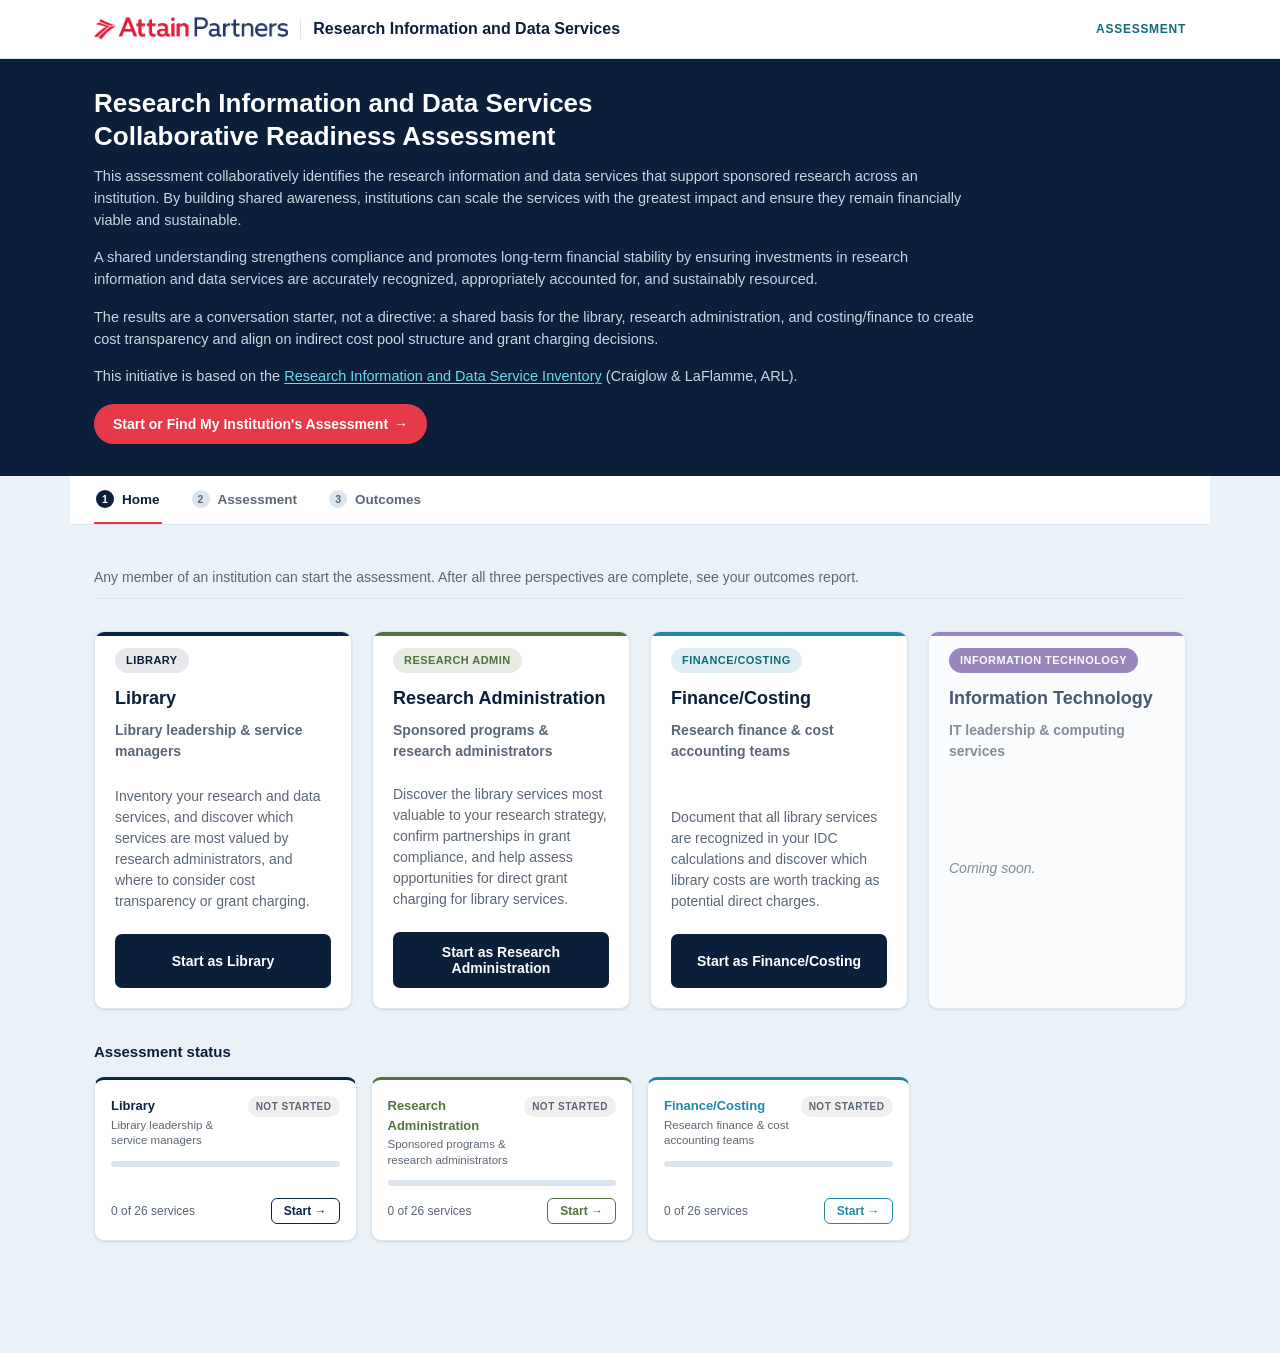
<file: index.html>
<!DOCTYPE html>
<html lang="en">
<head>
<meta charset="UTF-8">
<meta name="viewport" content="width=device-width, initial-scale=1.0">
<title>Research Services Collaborative Readiness Assessment</title>
<link rel="stylesheet" href="css/style.css?v=14">
</head>
<body>

<!-- Print-only header: logo, contact, institution -->
<div class="print-header" id="print-header">
  <img src="assets/attain-partners-logo.png" alt="Attain Partners" class="print-logo">
  <div class="print-header-right">
    <span id="print-institution-name"></span>
    <a href="https://attainpartners.com/contact/" class="print-contact">attainpartners.com/contact</a>
  </div>
</div>

<header class="topbar">
  <div class="topbar-inner">
    <div class="brand">
      <img class="brand-logo" src="assets/attain-partners-logo.png" alt="Attain Partners">
      <span class="brand-divider"></span>
      <span class="brand-text">Research Information and Data Services</span>
    </div>
    <span class="eyebrow-tag">ASSESSMENT</span>
  </div>
</header>

<!-- HERO (per-view) -->
<section class="hero-banner" id="hero-home">
  <div class="hero-banner-inner">
    <div class="hero-copy">
      <h1>Research Information and Data Services<br>Collaborative Readiness Assessment</h1>
      <p class="hero-desc">
        This assessment collaboratively identifies the research information and data services that support sponsored research across an institution. By building shared awareness, institutions can scale the services with the greatest impact and ensure they remain financially viable and sustainable.
      </p>
      <p class="hero-desc">
        A shared understanding strengthens compliance and promotes long-term financial stability by ensuring investments in research information and data services are accurately recognized, appropriately accounted for, and sustainably resourced.
      </p>
      <p class="hero-desc">
        The results are a conversation starter, not a directive: a shared basis for the library, research administration, and costing/finance to create cost transparency and align on indirect cost pool structure and grant charging decisions.
      </p>
      <p class="hero-desc">
        This initiative is based on the <a href="https://figshare.com/articles/online_resource/Research_Information_and_Data_Service_Inventory/32581626/1?file=65289315" target="_blank" rel="noopener" class="hero-link">Research Information and Data Service Inventory</a> (Craiglow &amp; LaFlamme, ARL).
      </p>
      <div class="cta-row">
        <button class="btn btn-cta" id="open-institution-modal-btn">Start or Find My Institution's Assessment <span class="cta-arrow">&rarr;</span></button>
      </div>
    </div>
  </div>
</section>

<nav class="tabnav-bar" id="topnav">
  <button class="tab-link active" data-view="home"><span class="tab-num">1</span>Home</button>
  <button class="tab-link" data-view="assessment"><span class="tab-num">2</span>Assessment</button>
  <button class="tab-link" data-view="results"><span class="tab-num">3</span>Outcomes</button>
</nav>

<div id="institution-banner" class="institution-banner" hidden></div>

<main id="app">

  <!-- HOME / ROLE PICKER -->
  <section class="view" id="view-home">

    <p class="role-instructions">Any member of an institution can start the assessment. After all three perspectives are complete, see your outcomes report.</p>

    <div class="role-grid" id="role-grid">
      <article class="role-card" data-role="library">
        <div class="role-card-bar" style="background:#0B2545"></div>
        <span class="pill-badge pill-navy">LIBRARY</span>
        <h2>Library</h2>
        <p class="role-card-sub">Library leadership &amp; service managers</p>
        <p>Inventory your research and data services, and discover which services are most valued by research administrators, and where to consider cost transparency or grant charging.</p>
        <button class="btn btn-primary" data-start="library">Start as Library</button>
      </article>
      <article class="role-card" data-role="admin">
        <div class="role-card-bar" style="background:#52733E"></div>
        <span class="pill-badge pill-green">RESEARCH ADMIN</span>
        <h2>Research Administration</h2>
        <p class="role-card-sub">Sponsored programs &amp; research administrators</p>
        <p>Discover the library services most valuable to your research strategy, confirm partnerships in grant compliance, and help assess opportunities for direct grant charging for library services.</p>
        <button class="btn btn-primary" data-start="admin">Start as Research Administration</button>
      </article>
      <article class="role-card" data-role="costing">
        <div class="role-card-bar" style="background:#1F87A6"></div>
        <span class="pill-badge pill-teal">FINANCE/COSTING</span>
        <h2>Finance/Costing</h2>
        <p class="role-card-sub">Research finance &amp; cost accounting teams</p>
        <p>Document that all library services are recognized in your IDC calculations and discover which library costs are worth tracking as potential direct charges.</p>
        <button class="btn btn-primary" data-start="costing">Start as Finance/Costing</button>
      </article>
      <article class="role-card role-card-coming-soon" data-role="it">
        <div class="role-card-bar" style="background:#7B5EA7"></div>
        <span class="pill-badge" style="background:#7B5EA7;color:#fff">INFORMATION TECHNOLOGY</span>
        <h2>Information Technology</h2>
        <p class="role-card-sub">IT leadership &amp; computing services</p>
        <p class="coming-soon-text">Coming soon.</p>
      </article>
    </div>

    <div class="progress-summary" id="progress-summary"></div>

    <div id="share-box" hidden>
      <input type="file" id="import-input" accept="application/json" hidden>
      <button id="export-btn" hidden></button>
      <button id="reset-btn" hidden></button>
    </div>
  </section>

  <!-- ASSESSMENT -->
  <section class="view" id="view-assessment" hidden>
    <div class="assessment-header">
      <button class="btn btn-text" id="back-home">&larr; Back</button>
      <div>
        <h2 id="assessment-role-title">Assessment</h2>
        <p id="assessment-role-sub"></p>
      </div>
      <div class="progress-pill" id="assessment-progress" style="display:none">0 / 20</div>
    </div>
    <div id="category-list"></div>

    <div class="whatsnext-box" id="whatsnext-box">
      <h3>What's next?</h3>
      <p>You can keep going, check the combined outcomes so far, or bring in your counterpart on the other two teams.</p>
      <div class="whatsnext-actions">
        <button class="btn btn-secondary" data-goto="home">Continue / start another role</button>
        <button class="btn btn-secondary" data-goto="results">See progress &amp; outcomes</button>
      </div>
      <div class="share-link-row">
        <p class="share-link-label">Send this link to a colleague on a <strong>different device</strong> — it carries all current answers so they can add their section. To share just the institution entry link (no data), use the "Start or Find My Institution's Assessment" button.</p>
        <div class="share-link-controls">
          <input type="text" id="share-link-input" readonly placeholder="Click &quot;Get link&quot; to generate a shareable link">
          <button class="btn btn-secondary" id="gen-link-btn">Get link</button>
          <button class="btn btn-secondary" id="copy-link-btn">Copy</button>
          <a class="btn btn-text" id="email-link-btn" href="#">Email link</a>
        </div>
      </div>
    </div>
  </section>

  <!-- RESULTS -->
  <section class="view" id="view-results" hidden>
    <p class="eyebrow">YOUR RESULTS</p>
    <div class="results-header">
      <h2>Outcomes at a glance</h2>
      <p>Outcomes update automatically as more roles complete the assessment.</p>
    </div>
    <div class="results-grid">
      <div class="outcome-card" id="outcome-expand">
        <h3>Most Valuable Library Services</h3>
        <p class="outcome-desc">Services the library offers that research administration recognizes as particularly valuable.</p>
        <div class="outcome-body"></div>
      </div>
      <div class="outcome-card" id="outcome-transparency">
        <h3>Most Potential to Model Cost Transparency or Track Costs</h3>
        <p class="outcome-desc">Service costs that the library can potentially isolate, research administrators value, and costing teams could potentially move from Indirect to direct costs.</p>
        <div class="outcome-body"></div>
      </div>
    </div>
    <div class="outcome-card outcome-card-wide" id="outcome-threshold">
      <h3>Service Center Threshold</h3>
      <p class="outcome-desc">Does the institution have a threshold for moving a library service from the IDC cost pool to direct charging?</p>
      <div class="outcome-body"></div>
    </div>
    <div class="outcome-card outcome-card-wide" id="outcome-learnmore">
      <h3>Services Teams Want to Learn More About</h3>
      <p class="outcome-desc">Services flagged by research administration or institutional finance/costing as services they'd like to learn more about.</p>
      <div class="outcome-body"></div>
    </div>
    <div class="results-detail" id="results-detail"></div>

    <div class="cta-banner">
      <div class="cta-banner-copy">
        <p class="cta-banner-kicker">NEXT STEP</p>
        <h3>Bring these outcomes to your next cost-recovery conversation</h3>
        <p>Export this view to use as a conversation starter with your unit and university partners.</p>
      </div>
      <button class="btn btn-cta" id="export-btn-results">Export as PDF <span class="cta-arrow">&rarr;</span></button>
    </div>
  </section>

</main>

<!-- Institution URL modal -->
<div id="institution-modal" class="modal-overlay" hidden>
  <div class="modal-box">
    <div class="modal-header">
      <h3 class="modal-title">Start or Find Your Institution's Assessment</h3>
      <button class="modal-close" id="modal-close-btn" aria-label="Close">&times;</button>
    </div>
    <p class="modal-desc">Select your institution to open its unique assessment page. Any progress already saved on this device will be restored. Share the link with colleagues so they can open the same institution's assessment.</p>
    <label class="modal-label" for="institution-select">Institution</label>
    <select id="institution-select" class="modal-select">
      <option value="">— Select an institution —</option>
      <option>Test</option>
      <option>Arizona State University</option>
      <option>Brown University</option>
      <option>Cold Spring Harbor Laboratory</option>
      <option>Colorado State University</option>
      <option>Cornell University</option>
      <option>Duke University</option>
      <option>George Mason University</option>
      <option>Johns Hopkins University</option>
      <option>Massachusetts Institute of Technology</option>
      <option>New York University</option>
      <option>Texas State University</option>
      <option>University at Buffalo</option>
      <option>University of Alabama</option>
      <option>University of Arizona</option>
      <option>University of California Riverside</option>
      <option>University of California, Davis</option>
      <option>University of California, Los Angeles</option>
      <option>University of California, Santa Barbara</option>
      <option>University of Connecticut</option>
      <option>University of Delaware</option>
      <option>University of Florida</option>
      <option>University of Hawai&#x02BB;i</option>
      <option>University of Iowa</option>
      <option>University of Kentucky</option>
      <option>University of Minnesota</option>
      <option>University of Nebraska-Lincoln</option>
      <option>University of Nevada, Las Vegas</option>
      <option>University of Rochester</option>
      <option>University of South Carolina</option>
      <option>University of Utah</option>
      <option>University of Wisconsin-Madison</option>
      <option>Van Andel Institute</option>
      <option>Virginia Tech</option>
      <option>Washington University in St. Louis</option>
      <option>Yale University</option>
    </select>
    <div id="modal-url-section" hidden>
      <label class="modal-label">Your institution's assessment link</label>
      <div class="modal-url-row">
        <input type="text" id="modal-url-input" class="modal-url-input" readonly>
        <button class="btn btn-secondary" id="modal-copy-btn">Copy</button>
        <a class="btn btn-text" id="modal-email-btn" href="#">Email</a>
      </div>
      <p class="modal-copied" id="modal-copied" hidden>Copied to clipboard!</p>
    </div>
    <div class="modal-actions">
      <button class="btn btn-primary" id="modal-generate-btn">Go to Assessment</button>
      <button class="btn btn-text" id="modal-cancel-btn">Cancel</button>
    </div>
  </div>
</div>

<script src="data/inventory.js"></script>
<script src="data/roles.js"></script>
<script src="js/app.js"></script>
</body>
</html>
</file>
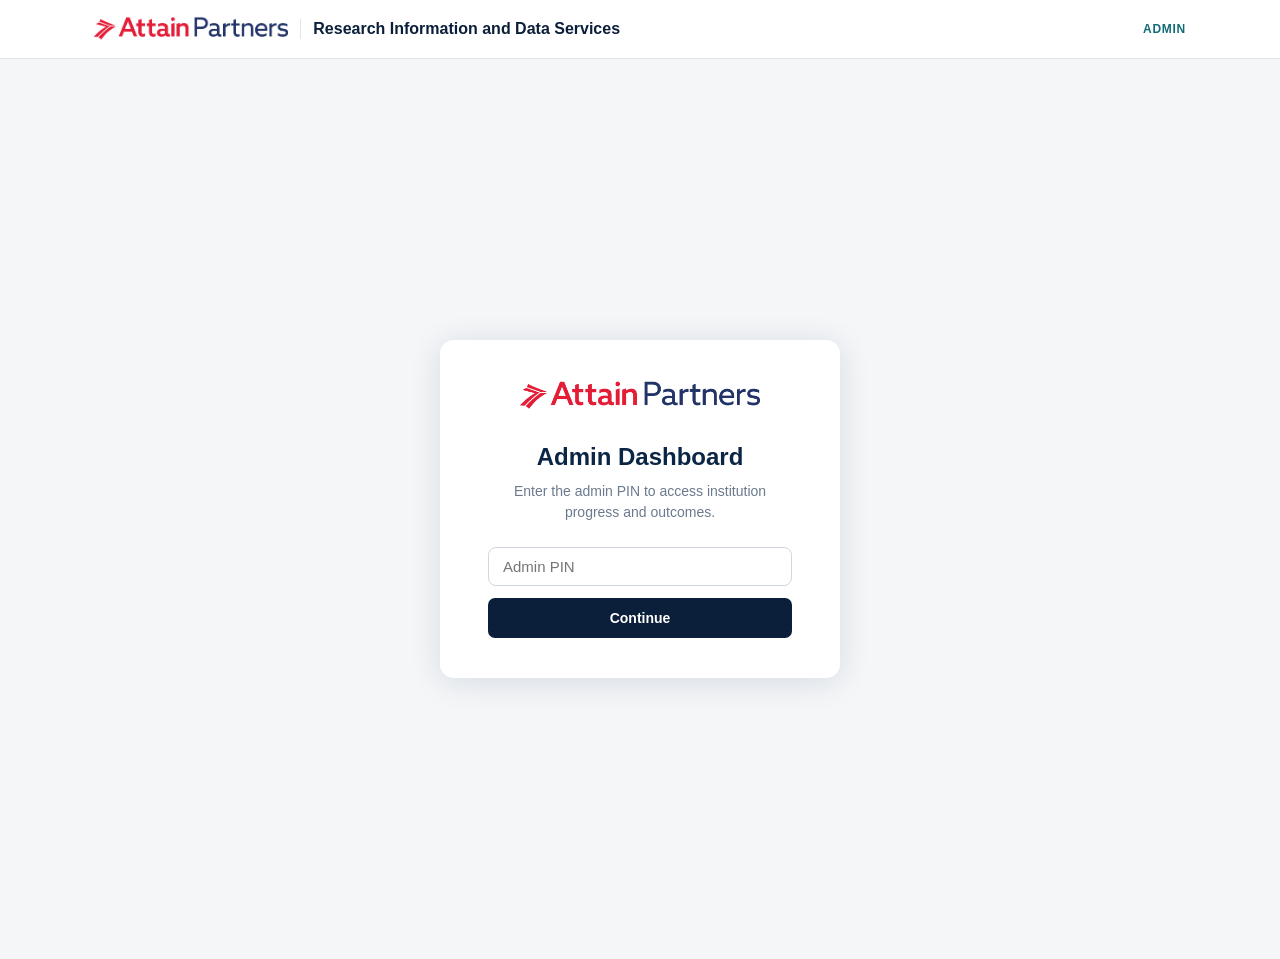
<file: admin.html>
<!DOCTYPE html>
<html lang="en">
<head>
<meta charset="UTF-8">
<meta name="viewport" content="width=device-width, initial-scale=1.0">
<title>Admin — Research Services Assessment</title>
<link rel="stylesheet" href="css/style.css">
<style>
/* Ensure hidden attribute works even when CSS sets display */
#gate[hidden], #admin-app[hidden], #outcomes-view[hidden] { display: none !important; }

/* ---- Admin gate ---- */
.admin-gate {
  min-height: 100vh; display: flex; align-items: center; justify-content: center;
  background: var(--bg-alt, #f4f6f8);
}
.admin-gate-box {
  background: #fff; border-radius: 14px; padding: 40px 48px; box-shadow: 0 4px 32px rgba(11,37,69,.12);
  max-width: 400px; width: 100%; text-align: center;
}
.admin-gate-box h2 { margin: 0 0 6px; color: #0B2545; }
.admin-gate-box p { color: #6b7a8d; font-size: 14px; margin: 0 0 24px; }
.admin-gate-input {
  width: 100%; box-sizing: border-box; padding: 10px 14px; border: 1.5px solid #d0d7df;
  border-radius: 8px; font-size: 15px; margin-bottom: 12px; outline: none;
}
.admin-gate-input:focus { border-color: #0B2545; }
.admin-gate-error { color: #E6394A; font-size: 13px; margin: 0 0 10px; }
.admin-gate-logo { height: 32px; margin-bottom: 20px; }

/* ---- Admin layout ---- */
.admin-topbar-tag { font-size: 11px; font-weight: 700; letter-spacing: .1em; color: #fff; opacity: .7; }
#admin-app { max-width: 1100px; margin: 0 auto; padding: 32px 24px 80px; }

/* ---- Section headers ---- */
.admin-section-title {
  font-size: 11px; font-weight: 700; letter-spacing: .08em; text-transform: uppercase;
  color: #6b7a8d; margin: 0 0 14px;
}

/* ---- Import panel ---- */
.import-panel {
  background: #fff; border: 1.5px solid #e2e8f0; border-radius: 12px;
  padding: 24px; margin-bottom: 36px;
}
.import-panel h2 { margin: 0 0 4px; font-size: 17px; color: #0B2545; }
.import-panel > p { margin: 0 0 18px; font-size: 14px; color: #6b7a8d; }
.import-row { display: flex; gap: 10px; flex-wrap: wrap; align-items: flex-start; margin-bottom: 12px; }
.import-url-input {
  flex: 1; min-width: 260px; padding: 9px 13px; border: 1.5px solid #d0d7df;
  border-radius: 8px; font-size: 14px; outline: none;
}
.import-url-input:focus { border-color: #0B2545; }
.import-name-input {
  width: 220px; padding: 9px 13px; border: 1.5px solid #d0d7df;
  border-radius: 8px; font-size: 14px; outline: none;
}
.import-name-input:focus { border-color: #0B2545; }
.import-divider { text-align: center; color: #b0bac5; font-size: 13px; margin: 4px 0 12px; }
.import-file-row { display: flex; align-items: center; gap: 12px; }
.import-msg { font-size: 13px; margin-top: 8px; }
.import-msg-ok { color: #52733E; }
.import-msg-err { color: #E6394A; }

/* ---- Institution grid ---- */
.institution-grid {
  display: grid; grid-template-columns: repeat(auto-fill, minmax(300px, 1fr)); gap: 16px;
}
.inst-card {
  background: #fff; border: 1.5px solid #e2e8f0; border-radius: 12px; padding: 20px;
  display: flex; flex-direction: column; gap: 12px;
}
.inst-card-name { font-size: 16px; font-weight: 700; color: #0B2545; margin: 0; }
.inst-card-date { font-size: 12px; color: #9aa5b1; margin: 0; }
.inst-progress-rows { display: flex; flex-direction: column; gap: 8px; }
.inst-prog-row { display: flex; align-items: center; gap: 10px; }
.inst-prog-label { font-size: 12px; font-weight: 600; color: #6b7a8d; width: 130px; flex-shrink: 0; }
.inst-prog-track {
  flex: 1; height: 7px; background: #e8edf2; border-radius: 4px; overflow: hidden;
}
.inst-prog-fill { height: 100%; border-radius: 4px; transition: width .3s; }
.inst-prog-count { font-size: 11px; color: #9aa5b1; width: 44px; text-align: right; flex-shrink: 0; }
.inst-card-actions { display: flex; gap: 8px; margin-top: 4px; }
.inst-delete-btn { margin-left: auto; background: none; border: none; cursor: pointer; color: #b0bac5; font-size: 18px; padding: 0 4px; }
.inst-delete-btn:hover { color: #E6394A; }

/* ---- Institution selector ---- */
.inst-select-dropdown {
  width: 100%; max-width: 480px; padding: 10px 14px; border: 1.5px solid #d0d7df;
  border-radius: 8px; font-size: 15px; outline: none; background: #fff;
}
.inst-select-dropdown:focus { border-color: #0B2545; }
.inst-selector-row { margin-bottom: 20px; }

/* ---- Institution status card ---- */
.inst-status-card {
  background: #fff; border: 1.5px solid #e2e8f0; border-radius: 12px;
  padding: 24px; max-width: 520px; display: flex; flex-direction: column; gap: 16px;
  margin-top: 4px;
}
.inst-status-header { display: flex; align-items: flex-start; justify-content: space-between; }
.inst-status-actions { display: flex; gap: 10px; flex-wrap: wrap; }

/* ---- Outcomes view ---- */
#outcomes-view { max-width: 1100px; margin: 0 auto; padding: 24px 24px 80px; }
.outcomes-back-bar {
  display: flex; align-items: center; gap: 14px; margin-bottom: 28px;
  padding-bottom: 18px; border-bottom: 1.5px solid #e2e8f0;
}
.outcomes-inst-name { font-size: 22px; font-weight: 700; color: #0B2545; margin: 0; }
.outcomes-inst-sub { font-size: 13px; color: #6b7a8d; margin: 2px 0 0; }

/* ---- Print ---- */
@media print {
  .topbar, .outcomes-back-bar .btn, #admin-app, .admin-gate { display: none !important; }
  #outcomes-view { padding: 0; }
  .outcomes-back-bar { border: none; }
}
</style>
</head>
<body>

<header class="topbar">
  <div class="topbar-inner">
    <div class="brand">
      <img class="brand-logo" src="assets/attain-partners-logo.png" alt="Attain Partners">
      <span class="brand-divider"></span>
      <span class="brand-text">Research Information and Data Services</span>
    </div>
    <span class="eyebrow-tag">ADMIN</span>
  </div>
</header>

<!-- PIN gate -->
<div id="gate" class="admin-gate" hidden>
  <div class="admin-gate-box">
    <img src="assets/attain-partners-logo.png" alt="Attain Partners" class="admin-gate-logo">
    <h2>Admin Dashboard</h2>
    <p>Enter the admin PIN to access institution progress and outcomes.</p>
    <input type="password" id="pin-input" class="admin-gate-input" placeholder="Admin PIN" autocomplete="current-password">
    <p id="pin-error" class="admin-gate-error" hidden>Incorrect PIN. Please try again.</p>
    <button class="btn btn-primary" id="pin-btn" style="width:100%">Continue</button>
  </div>
</div>

<!-- Admin dashboard -->
<div id="admin-app" hidden>
  <div class="import-panel">
    <h2>Import Institution Data</h2>
    <p>Paste a share link generated from the assessment, or upload a JSON export. Data is merged automatically — you can import multiple links for the same institution as each team completes their section.</p>

    <div class="import-row">
      <input type="text" id="import-url" class="import-url-input" placeholder="Paste share link (…#share=…&institution=…)">
      <input type="text" id="import-name" class="import-name-input" placeholder="Institution name (if not in link)">
      <button class="btn btn-primary" id="import-url-btn">Import</button>
    </div>

    <div class="import-divider">— or upload a JSON export —</div>
    <div class="import-file-row">
      <input type="file" id="import-file" accept="application/json" hidden>
      <input type="text" id="import-file-name" class="import-name-input" placeholder="Institution name (required)">
      <button class="btn btn-secondary" id="import-file-btn">Choose JSON file…</button>
    </div>
    <p id="import-msg" class="import-msg" hidden></p>
  </div>

  <div class="inst-selector-row">
    <label class="admin-section-title" for="inst-select" style="display:block;margin-bottom:8px" id="inst-count-label">Institutions</label>
    <select id="inst-select" class="inst-select-dropdown">
      <option value="">— Select an institution —</option>
    </select>
  </div>
  <div id="inst-status-panel" hidden></div>
</div>

<!-- Outcomes view (per institution) -->
<div id="outcomes-view" hidden>
  <div class="outcomes-back-bar">
    <button class="btn btn-text" id="outcomes-back">&larr; All Institutions</button>
    <div>
      <p class="outcomes-inst-name" id="outcomes-inst-name"></p>
      <p class="outcomes-inst-sub" id="outcomes-inst-sub"></p>
    </div>
    <button class="btn btn-cta" id="outcomes-print-btn" style="margin-left:auto">Export as PDF <span class="cta-arrow">&rarr;</span></button>
  </div>

  <div class="results-grid">
    <div class="outcome-card" id="oc-expand">
      <h3>Most Valuable Library Services</h3>
      <p class="outcome-desc">Services the library offers that research administration recognizes as particularly valuable.</p>
      <div class="outcome-body"></div>
    </div>
    <div class="outcome-card" id="oc-transparency">
      <h3>Most Potential to Model Cost Transparency or Track Costs</h3>
      <p class="outcome-desc">Service costs that the library can potentially isolate, research administrators value, and costing teams could potentially move from Indirect to direct costs.</p>
      <div class="outcome-body"></div>
    </div>
  </div>
  <div class="outcome-card outcome-card-wide" id="oc-threshold">
    <h3>Service Center Threshold</h3>
    <p class="outcome-desc">Does the institution have a threshold for moving a library service from the IDC cost pool to direct charging?</p>
    <div class="outcome-body"></div>
  </div>
  <div class="outcome-card outcome-card-wide" id="oc-learnmore">
    <h3>Services Teams Want to Learn More About</h3>
    <p class="outcome-desc">Services flagged by research administration or institutional finance/costing as services they'd like to learn more about.</p>
    <div class="outcome-body"></div>
  </div>
  <div id="oc-detail"></div>
</div>

<script src="data/inventory.js"></script>
<script src="data/roles.js"></script>
<script src="js/admin.js"></script>
</body>
</html>
</file>
<file: css/style.css>
/* ===========================================================
   Theme — matches the Attain Partners assessment visual system
   (white header, navy hero, numbered tab strip, light blue-gray
   canvas, red CTA accent, gold/green/teal level coloring).
   =========================================================== */
:root {
  --navy: #0B1F3A;
  --navy-deep: #0A1A30;
  --navy-light: #1B3158;
  --red: #E6394A;
  --red-dark: #C92C3C;
  --teal: #1F87A6;
  --teal-dark: #136B77;
  --green: #52733E;
  --gold: #C9941F;
  --bg: #EAF1F7;
  --card-bg: #FFFFFF;
  --border: #DCE5EE;
  --text: #1B2430;
  --text-muted: #5B6776;
  --radius: 10px;
  --shadow: 0 1px 3px rgba(11, 31, 58, 0.08), 0 1px 2px rgba(11, 31, 58, 0.06);
}

* { box-sizing: border-box; }
html, body { margin: 0; padding: 0; }
body {
  font-family: -apple-system, "Segoe UI", Roboto, Helvetica, Arial, sans-serif;
  background: var(--bg);
  color: var(--text);
  line-height: 1.5;
}

/* ---------- top header (white) ---------- */
.topbar {
  background: #fff;
  border-bottom: 1px solid var(--border);
}
.topbar-inner {
  max-width: 1140px;
  margin: 0 auto;
  display: flex;
  align-items: center;
  justify-content: space-between;
  padding: 16px 24px;
}
.brand { display: flex; align-items: center; gap: 12px; font-weight: 700; color: var(--navy); font-size: 16px; }
.brand-logo { height: 26px; display: block; }
.brand-divider { width: 1px; height: 20px; background: var(--border); display: inline-block; }
.eyebrow-tag {
  font-size: 12px; font-weight: 700; letter-spacing: .06em;
  color: var(--teal-dark); text-transform: uppercase;
}

/* ---------- hero banner (navy) ---------- */
.hero-banner { background: var(--navy); color: #fff; }
.hero-banner[hidden] { display: none; }
.hero-banner-inner {
  max-width: 1140px; margin: 0 auto; padding: 28px 24px 32px;
}
.hero-copy h1 { font-size: 26px; margin: 0 0 14px; line-height: 1.25; }
.hero-desc { color: #C9D4E2; font-size: 14.5px; margin: 0 0 16px; max-width: 880px; }

.pill-badge {
  display: inline-block; font-size: 11px; font-weight: 700; letter-spacing: .04em;
  padding: 4px 11px; border-radius: 999px; text-transform: uppercase;
}
.pill-teal { background: rgba(31,135,166,0.18); color: #6FD7EE; }
.pill-navy { background: rgba(255,255,255,0.14); color: #fff; }
.pill-green { background: rgba(82,115,62,0.22); color: #9CD37B; }

.cta-row { display: flex; gap: 12px; flex-wrap: wrap; }

.info-box {
  background: rgba(255,255,255,0.06); border: 1px solid rgba(255,255,255,0.14);
  border-radius: var(--radius); padding: 20px 22px; align-self: start;
}
.info-box-title { margin: 0 0 12px; font-size: 11.5px; font-weight: 700; letter-spacing: .06em; color: #6FD7EE; }
.info-box-list { margin: 0; padding: 0; list-style: none; display: flex; flex-direction: column; gap: 10px; }
.info-box-list li {
  font-size: 13px; color: #DCE6F0; padding-left: 20px; position: relative;
}
.info-box-list li::before {
  content: "✓"; position: absolute; left: 0; top: 0; color: #6FD7EE; font-weight: 700;
}

/* ---------- tab strip ---------- */
.tabnav-bar {
  background: #fff; border-bottom: 1px solid var(--border);
  display: flex; gap: 28px; max-width: 1140px; margin: 0 auto; padding: 0 24px;
}
.tab-link {
  background: none; border: none; border-bottom: 2px solid transparent;
  color: var(--text-muted); font-size: 13.5px; font-weight: 600;
  padding: 14px 2px; cursor: pointer; display: flex; align-items: center; gap: 8px;
  transition: color .15s, border-color .15s;
}
.tab-link:hover { color: var(--navy); }
.tab-link.active { color: var(--navy); border-bottom-color: var(--red); }
.tab-num {
  width: 18px; height: 18px; border-radius: 50%; background: var(--border);
  color: var(--text-muted); font-size: 10.5px; font-weight: 700;
  display: inline-flex; align-items: center; justify-content: center;
}
.tab-link.active .tab-num { background: var(--navy); color: #fff; }

/* ---------- layout ---------- */
#app { max-width: 1140px; margin: 0 auto; padding: 32px 24px 80px; }
.view[hidden] { display: none; }

.eyebrow { font-size: 12px; font-weight: 700; letter-spacing: .06em; color: var(--red); text-transform: uppercase; margin: 0 0 6px; }

/* ---------- institution banner ---------- */
.institution-banner {
  background: var(--navy); color: #AEC0D6; font-size: 13px; font-weight: 600;
  text-align: center; padding: 7px 24px; letter-spacing: .02em;
}
.institution-banner[hidden] { display: none; }

/* ---------- role instructions ---------- */
.role-instructions {
  font-size: 14px; color: var(--text-muted); margin: 0 0 4px;
  padding: 10px 0; border-bottom: 1px solid var(--border);
}

/* ---------- modal ---------- */
body.modal-open { overflow: hidden; }
.modal-overlay {
  position: fixed; inset: 0; z-index: 1000;
  background: rgba(11,31,58,.55); backdrop-filter: blur(2px);
  display: flex; align-items: center; justify-content: center; padding: 24px;
}
.modal-overlay[hidden] { display: none; }
.modal-box {
  background: var(--card-bg); border-radius: 12px; padding: 28px 30px;
  width: 100%; max-width: 520px; box-shadow: 0 8px 32px rgba(11,31,58,.24);
}
.modal-header { display: flex; align-items: center; justify-content: space-between; margin-bottom: 12px; }
.modal-title { margin: 0; font-size: 18px; font-weight: 700; color: var(--navy); }
.modal-close {
  background: none; border: none; font-size: 22px; cursor: pointer;
  color: var(--text-muted); line-height: 1; padding: 2px 6px;
}
.modal-close:hover { color: var(--navy); }
.modal-desc { font-size: 14px; color: var(--text-muted); margin: 0 0 18px; line-height: 1.5; }
.modal-label { display: block; font-size: 12px; font-weight: 700; text-transform: uppercase; letter-spacing: .05em; color: var(--text-muted); margin-bottom: 6px; }
.modal-select {
  width: 100%; padding: 10px 12px; border: 1px solid var(--border); border-radius: 8px;
  font-size: 14px; color: var(--text); background: var(--card-bg); margin-bottom: 20px;
  appearance: auto;
}
.modal-select:focus { outline: 2px solid var(--teal); }
.modal-url-row { display: flex; gap: 8px; flex-wrap: wrap; margin-bottom: 6px; }
.modal-url-input {
  flex: 1; min-width: 0; padding: 9px 12px; border: 1px solid var(--border);
  border-radius: 8px; font-size: 13px; background: var(--bg); color: var(--text);
}
.modal-copied { font-size: 12px; color: var(--green); font-weight: 600; margin: 0 0 12px; }
.modal-actions { display: flex; gap: 10px; align-items: center; margin-top: 8px; }

/* ---------- role cards ---------- */
.role-grid {
  display: grid;
  grid-template-columns: repeat(4, minmax(0, 1fr));
  gap: 20px;
  margin: 32px 0;
}
@media (max-width: 700px) {
  .role-grid { grid-template-columns: 1fr; }
}
.role-card {
  background: var(--card-bg);
  border: 1px solid var(--border);
  border-radius: var(--radius);
  box-shadow: var(--shadow);
  overflow: hidden;
  padding: 20px;
  display: flex;
  flex-direction: column;
  gap: 8px;
  min-width: 0;
}
.role-card-bar { height: 4px; margin: -20px -20px 4px; }
.role-card .pill-badge { align-self: flex-start; }
.role-card h2 { margin: 4px 0 0; font-size: 18px; color: var(--navy); }
.role-card-sub { margin: 0; font-size: 13px; color: var(--text-muted); font-weight: 600; }
.role-card p { font-size: 14px; color: var(--text-muted); flex: 1; }
.role-card .btn-primary { display: flex; width: 100%; text-align: center; margin-top: auto; min-height: 54px; align-items: center; justify-content: center; }
.role-card[data-role="library"] .pill-badge { background: rgba(11,37,69,0.1); color: var(--navy); }
.role-card[data-role="admin"] .pill-badge { background: rgba(82,115,62,0.14); color: var(--green); }
.role-card[data-role="costing"] .pill-badge { background: rgba(31,135,166,0.14); color: var(--teal-dark); }
.role-card-coming-soon { opacity: .72; }
.role-card-coming-soon .coming-soon-text { font-style: italic; color: var(--text-muted); flex: 1; }

/* ---------- buttons ---------- */
.btn {
  font-size: 14px; font-weight: 700; border-radius: 999px;
  padding: 11px 18px; cursor: pointer; border: 1px solid transparent;
  display: inline-flex; align-items: center; justify-content: center;
  gap: 6px; text-decoration: none;
}
.btn-cta { background: var(--red); color: #fff; }
.btn-cta:hover { background: var(--red-dark); }
.cta-arrow { display: inline-flex; }
.btn-outline-light { background: transparent; color: #fff; border-color: rgba(255,255,255,0.4); }
.btn-outline-light:hover { background: rgba(255,255,255,0.08); }
.btn-primary { background: var(--navy); color: #fff; border-radius: 7px; }
.btn-primary:hover { background: var(--navy-light); }
.btn-secondary { background: #fff; color: var(--navy); border-color: var(--border); border-radius: 7px; }
.btn-secondary:hover { background: #EEF2F6; }
.btn-text { background: none; border: none; color: var(--text-muted); font-weight: 500; border-radius: 7px; }
.btn-text:hover { color: var(--navy); }
.file-btn { position: relative; }

/* ---------- progress summary (home) ---------- */
.progress-summary { margin-bottom: 32px; }
.progress-summary-title { margin: 0 0 14px; font-size: 15px; font-weight: 700; color: var(--navy); }
.progress-cards { display: grid; grid-template-columns: repeat(4, minmax(0, 1fr)); gap: 14px; }
.progress-card {
  background: var(--card-bg); border: 1px solid var(--border); border-top: 3px solid var(--border);
  border-radius: var(--radius); padding: 16px; box-shadow: var(--shadow);
  display: flex; flex-direction: column;
}
.progress-card-foot { margin-top: auto; }
.progress-card-empty { background: none; border: none; box-shadow: none; }
.progress-card-top { display: flex; justify-content: space-between; align-items: flex-start; gap: 10px; margin-bottom: 12px; }
.progress-card-role { margin: 0 0 2px; font-size: 13px; font-weight: 700; }
.progress-card-sub { margin: 0; font-size: 11.5px; color: var(--text-muted); line-height: 1.35; }
.progress-status-badge {
  font-size: 10px; font-weight: 700; letter-spacing: .05em; text-transform: uppercase;
  padding: 3px 8px; border-radius: 999px; white-space: nowrap; flex-shrink: 0;
}
.status-not-started { background: #f0f0f0; color: var(--text-muted); }
.status-progress { background: #FFF3D6; color: #8a5f00; }
.status-complete { background: #E3F5ED; color: #1a6e3e; }
.progress-track { height: 6px; background: var(--border); border-radius: 6px; overflow: hidden; margin-bottom: 12px; }
.progress-fill { height: 100%; border-radius: 6px; transition: width .3s; }
.progress-card-foot { display: flex; justify-content: space-between; align-items: center; }
.progress-count { font-size: 12px; color: var(--text-muted); }
.btn-sm {
  font-size: 12px; font-weight: 600; padding: 5px 12px; border-radius: 6px;
  background: transparent; border: 1.5px solid; cursor: pointer; transition: background .15s;
}
.btn-sm:hover { background: var(--bg); }

/* ---------- share box ---------- */
.share-box {
  background: #fff; border: 1px solid var(--border); border-radius: var(--radius); padding: 20px 24px;
}
.share-box h3 { margin: 0 0 6px; font-size: 15px; color: var(--navy); }
.share-box p { margin: 0 0 14px; font-size: 14px; color: var(--text-muted); }
.share-actions { display: flex; gap: 10px; flex-wrap: wrap; }

/* ---------- assessment ---------- */
.assessment-header {
  display: flex; align-items: center; gap: 20px; margin-bottom: 24px;
}
.assessment-header h2 { margin: 0; color: var(--navy); font-size: 20px; }
.assessment-header p { margin: 2px 0 0; color: var(--text-muted); font-size: 13px; }
.progress-pill {
  margin-left: auto; background: var(--navy); color: #fff; font-size: 13px;
  font-weight: 700; padding: 6px 14px; border-radius: 999px;
}

.cat-section {
  background: var(--card-bg); border: 1px solid var(--border);
  border-radius: var(--radius); margin-bottom: 14px; overflow: hidden;
}
.cat-head {
  width: 100%; text-align: left; background: #fff; border: none;
  border-left: 5px solid; padding: 14px 18px; font-size: 15px; font-weight: 700;
  color: var(--navy); cursor: pointer; display: flex; justify-content: space-between;
}
.cat-count { font-size: 12px; font-weight: 600; color: var(--text-muted); }
.cat-body { display: none; padding: 4px 18px 16px; }
.cat-section.open .cat-body { display: block; }

.item-card { padding: 16px 0; border-top: 1px solid var(--border); }
.cat-body .item-card:first-child { border-top: none; }
.item-title h4 { margin: 0 0 2px; font-size: 14.5px; color: var(--text); }
.item-title p { margin: 0 0 10px; font-size: 12.5px; color: var(--text-muted); }

/* Library offer hint note */
.lib-offer-hint {
  margin: 0 0 16px;
  font-size: 13px; color: var(--text-muted);
  background: rgba(31,135,166,0.07);
  border-left: 3px solid var(--teal);
  padding: 8px 12px; border-radius: 0 6px 6px 0;
}

/* Library item card with offer toggle */
.lib-item-card { padding: 14px 0; border-top: 1px solid var(--border); }
.lib-item-card:first-child { border-top: none; }
.lib-offer-row {
  display: flex; align-items: flex-start; gap: 10px; cursor: pointer;
  user-select: none; margin-bottom: 6px;
}
.lib-offer-cb {
  width: 16px; height: 16px; accent-color: var(--teal); flex-shrink: 0;
  margin-top: 2px; cursor: pointer;
}
.lib-offer-name {
  display: flex; align-items: baseline; gap: 8px; flex-wrap: wrap;
}
.lib-item-title { margin: 0; font-size: 14.5px; font-weight: 600; color: var(--text); }
.lib-item-card.not-offered .lib-item-title { color: var(--text-muted); }
.not-offered-badge {
  font-size: 11px; font-weight: 700; letter-spacing: .05em;
  background: #f0f0f0; color: var(--text-muted);
  padding: 1px 7px; border-radius: 999px;
}
.lib-item-desc {
  margin: 4px 0 12px 26px; font-size: 12.5px; color: var(--text-muted); line-height: 1.45;
}
.detail-not-offered {
  font-size: 12px; color: var(--text-muted); font-style: italic; padding: 2px 0;
}

.question { margin-bottom: 10px; }
.question-text { margin: 0 0 6px; font-size: 13.5px; font-weight: 600; color: var(--navy); }
.options { display: flex; gap: 8px; flex-wrap: wrap; }
.opt-btn {
  border: 1px solid var(--border); background: #fff; border-radius: 999px;
  padding: 7px 14px; font-size: 13px; font-weight: 600; cursor: pointer; color: var(--text);
}
.opt-btn:hover { border-color: var(--navy); }
.opt-btn.val-2.selected { background: rgba(31,135,166,0.14); color: var(--teal-dark); border-color: var(--teal); }
.opt-btn.val-1.selected { background: rgba(201,148,31,0.16); color: var(--gold); border-color: var(--gold); }
.opt-btn.val-0.selected { background: rgba(230,57,74,0.12); color: var(--red-dark); border-color: var(--red); }

/* ---------- hero link ---------- */
.hero-link { color: #6FD7EE; text-decoration: underline; text-underline-offset: 2px; }
.hero-link:hover { color: #fff; }

/* ---------- admin question-by-question format ---------- */
.admin-q-section { margin-bottom: 20px; }
.admin-q-head { padding: 16px 20px 12px; }
.admin-q-num {
  display: inline-block; font-size: 11px; font-weight: 700; letter-spacing: .06em;
  text-transform: uppercase; color: var(--red); margin-bottom: 6px;
}
.admin-q-text { margin: 0 0 4px; font-size: 15px; font-weight: 700; color: var(--navy); }
.admin-q-sub { margin: 0; font-size: 13px; color: var(--text-muted); }
.admin-q-body { padding: 8px 20px 16px; }
.admin-select-all {
  font-size: 12px; font-weight: 700; padding: 4px 10px;
  margin-bottom: 10px; color: var(--teal-dark); border: 1px solid var(--border);
  border-radius: 999px; display: inline-block;
}
.admin-select-all:hover { background: var(--bg); }
.admin-check-grid {
  display: grid;
  grid-template-columns: repeat(auto-fill, minmax(220px, 1fr));
  gap: 2px 12px;
}
.admin-cat-label {
  grid-column: 1 / -1;
  font-size: 11px; font-weight: 700; text-transform: uppercase;
  letter-spacing: .06em; color: var(--text-muted);
  border-left: 3px solid currentColor;
  padding: 2px 0 2px 8px;
  margin: 10px 0 4px;
}
.admin-check-row {
  display: flex; align-items: center; gap: 8px; padding: 5px 8px;
  border-radius: 6px; cursor: pointer; transition: background .1s;
  position: relative;
}
.admin-check-row:hover { background: var(--bg); }
.admin-check-row.checked { background: rgba(31,135,166,0.08); }
.admin-check-row input[type="checkbox"] {
  width: 15px; height: 15px; accent-color: var(--teal); flex-shrink: 0; cursor: pointer;
}
.admin-check-label { font-size: 13px; color: var(--text); cursor: pointer; line-height: 1.3; }
.admin-check-row.checked .admin-check-label { font-weight: 600; color: var(--navy); }

/* CSS tooltip on hover (questions 1-3 only, via data-tooltip attribute) */
.admin-check-row[data-tooltip]:hover::after {
  content: attr(data-tooltip);
  position: absolute;
  left: 0; bottom: calc(100% + 6px);
  background: var(--navy); color: #fff;
  font-size: 12px; line-height: 1.4;
  padding: 8px 12px; border-radius: 7px;
  width: 280px; white-space: normal;
  pointer-events: none; z-index: 100;
  box-shadow: 0 4px 12px rgba(0,0,0,0.18);
}
.admin-learn-section { border-top: 3px solid var(--border); margin-top: 8px; }
.admin-learn-head { background: rgba(82,115,62,0.06); }

/* ---------- locked question (library auto-No) ---------- */
.question-locked .opt-btn { cursor: not-allowed; opacity: .55; }
.question-locked .opt-btn:hover { border-color: var(--border); }
.locked-note { margin: 4px 0 0; font-size: 12px; color: var(--text-muted); font-style: italic; }

/* ---------- what's next panel (assessment view) ---------- */
.whatsnext-box {
  background: var(--card-bg); border: 1px solid var(--border); border-radius: var(--radius);
  padding: 22px 24px; margin-top: 24px;
}
.whatsnext-box h3 { margin: 0 0 6px; font-size: 16px; color: var(--navy); }
.whatsnext-box > p { margin: 0 0 16px; font-size: 13.5px; color: var(--text-muted); }
.whatsnext-actions { display: flex; gap: 10px; flex-wrap: wrap; margin-bottom: 18px; }
.share-link-row { border-top: 1px solid var(--border); padding-top: 16px; }
.share-link-label { margin: 0 0 10px; font-size: 13px; color: var(--text-muted); }
.share-link-controls { display: flex; gap: 8px; flex-wrap: wrap; }
.share-link-controls input {
  flex: 1; min-width: 220px; border: 1px solid var(--border); border-radius: 7px;
  padding: 9px 12px; font-size: 13px; color: var(--text); background: var(--bg);
}

/* ---------- visual detail chips (results "full details by service") ---------- */
.detail-legend { display: flex; gap: 16px; flex-wrap: wrap; margin-bottom: 16px; font-size: 12.5px; color: var(--text-muted); }
.detail-legend-item { display: flex; align-items: center; gap: 6px; }
.detail-rows { display: flex; flex-direction: column; gap: 14px; }
.detail-row { border-top: 1px solid var(--border); padding-top: 12px; }
.detail-rows .detail-row:first-child { border-top: none; padding-top: 0; }
.detail-row-name { font-size: 13.5px; font-weight: 700; color: var(--navy); margin-bottom: 8px; }
.detail-row-groups { display: flex; gap: 22px; flex-wrap: wrap; }
.detail-group { display: flex; flex-direction: column; gap: 4px; }
.detail-group-label { font-size: 11px; font-weight: 700; letter-spacing: .04em; text-transform: uppercase; color: var(--text-muted); }
.detail-group-chips { display: flex; gap: 5px; }
.vchip {
  width: 20px; height: 20px; border-radius: 5px; display: inline-flex;
  align-items: center; justify-content: center;
}
.vchip-2 { background: rgba(31,135,166,0.18); border: 1px solid var(--teal); }
.vchip-1 { background: rgba(201,148,31,0.18); border: 1px solid var(--gold); }
.vchip-0 { background: rgba(230,57,74,0.14); border: 1px solid var(--red); }
.vchip-empty { background: var(--border); border: 1px solid var(--border); opacity: .6; }
.vchip-icon {
  width: 20px; height: 20px; border-radius: 50%; display: inline-flex;
  align-items: center; justify-content: center;
  font-size: 12px; font-weight: 700; line-height: 1; flex-shrink: 0;
}
.vchip-check { background: #52733E; color: #fff; }
.vchip-question { background: #C9941F; color: #fff; }
.vchip-x { background: #E6394A; color: #fff; }

/* ---------- results ---------- */
.results-header h2 { margin: 0 0 4px; color: var(--navy); }
.results-header p { margin: 0 0 24px; color: var(--text-muted); font-size: 14px; }
.results-grid {
  display: grid; grid-template-columns: repeat(auto-fit, minmax(300px, 1fr));
  gap: 20px; margin-bottom: 32px;
}
.outcome-card {
  background: var(--card-bg); border: 1px solid var(--border); border-radius: var(--radius);
  box-shadow: var(--shadow); padding: 20px;
}
.outcome-card h3 { margin: 0 0 6px; font-size: 16px; color: var(--navy); }
.outcome-desc { margin: 0 0 14px; font-size: 13px; color: var(--text-muted); }
.outcome-list { list-style: none; margin: 0; padding: 0; }
.outcome-list li {
  display: flex; align-items: center; gap: 10px; padding: 8px 0; border-top: 1px solid var(--border);
}
.outcome-list li:first-child { border-top: none; }
.outcome-item-name { flex: 1; font-size: 13.5px; }
.outcome-meter { width: 90px; height: 6px; background: var(--border); border-radius: 4px; overflow: hidden; }
.outcome-meter-fill { display: block; height: 100%; }
.outcome-score { width: 36px; text-align: right; font-size: 12px; color: var(--text-muted); }
.empty-note { font-size: 13.5px; color: var(--text-muted); }
.tag { font-size: 10.5px; font-weight: 700; padding: 2px 7px; border-radius: 999px; margin-left: 6px; text-transform: uppercase; }
.tag-start { background: rgba(230,57,74,0.12); color: var(--red-dark); }
.tag-expand { background: rgba(201,148,31,0.16); color: var(--gold); }
.tag-unknown { background: var(--border); color: var(--text-muted); }

.results-detail { background: var(--card-bg); border: 1px solid var(--border); border-radius: var(--radius); padding: 20px; margin-bottom: 28px; }
.results-detail h3 { margin: 0 0 12px; font-size: 15px; color: var(--navy); }
.table-wrap { overflow-x: auto; }
.detail-table { width: 100%; border-collapse: collapse; font-size: 13px; }
.detail-table th, .detail-table td { text-align: left; padding: 8px 10px; border-bottom: 1px solid var(--border); white-space: nowrap; }
.detail-table th { color: var(--text-muted); font-weight: 700; font-size: 11.5px; text-transform: uppercase; }

/* ---------- CTA banner (results, bottom) ---------- */
.cta-banner {
  background: var(--navy); color: #fff; border-radius: var(--radius);
  padding: 28px 30px; display: flex; align-items: center; justify-content: space-between;
  gap: 24px; flex-wrap: wrap;
}
.cta-banner-kicker { margin: 0 0 6px; font-size: 11.5px; font-weight: 700; letter-spacing: .06em; color: #6FD7EE; text-transform: uppercase; }
.cta-banner-copy h3 { margin: 0 0 8px; font-size: 18px; }
.cta-banner-copy p { margin: 0; color: #C9D4E2; font-size: 13.5px; max-width: 560px; }

@media (max-width: 800px) {
  .hero-banner-inner { grid-template-columns: 1fr; }
}
@media (max-width: 640px) {
  .topbar-inner { flex-direction: column; gap: 10px; align-items: flex-start; }
  .assessment-header { flex-wrap: wrap; }
  .progress-pill { margin-left: 0; }
  .tabnav-bar { overflow-x: auto; }
}

/* ---------- quick wins / gap analysis outcome sections ---------- */
.qw-section-label {
  margin: 14px 0 6px; font-size: 12px; font-weight: 700; text-transform: uppercase;
  letter-spacing: .06em; display: flex; align-items: center; gap: 8px;
}
.qw-wins { color: #1a6e3e; }
.qw-longterm { color: #8a5f00; }
.qw-count {
  font-size: 11px; font-weight: 700; padding: 1px 7px;
  border-radius: 999px; background: var(--bg); color: var(--text-muted);
}
.qw-gap-tags { display: inline-flex; gap: 4px; margin-left: 8px; flex-wrap: wrap; }
.gap-intro { margin: 0 0 10px; font-size: 13px; color: var(--text-muted); }

/* ---------- expand outcome sub-sections ---------- */
.expand-section-label {
  margin: 0 0 6px; font-size: 11px; font-weight: 700; text-transform: uppercase;
  letter-spacing: .06em; padding: 2px 0 2px 8px;
}
.expand-offered { color: #1a6e3e; border-left: 3px solid #1a6e3e; }
.expand-start   { color: #52733E; border-left: 3px solid #52733E; }

/* ---------- learn-more card full width ---------- */
.outcome-card-wide {
  margin: 0 0 32px;
  background: var(--card-bg); border: 1px solid var(--border); border-radius: var(--radius);
  box-shadow: var(--shadow); padding: 20px;
}
.outcome-card-wide .outcome-list { columns: 2; column-gap: 24px; }
@media (max-width: 600px) { .outcome-card-wide .outcome-list { columns: 1; } }

/* ---------- finish banner ---------- */
.finish-banner {
  background: var(--navy); color: #fff; border-radius: var(--radius);
  padding: 24px 28px; margin-top: 32px;
  display: flex; align-items: center; justify-content: space-between; gap: 24px; flex-wrap: wrap;
}
.finish-banner-incomplete { background: #7A3A0A; }
.finish-banner-title { margin: 0 0 4px; font-size: 16px; font-weight: 700; }
.finish-banner-sub { margin: 0; font-size: 13px; opacity: .8; }
.finish-incomplete-note {
  margin: 8px 0 0; font-size: 13px; font-weight: 600;
  background: rgba(255,255,255,.15); border-radius: 6px; padding: 6px 10px;
}
.finish-banner-actions { display: flex; gap: 10px; flex-shrink: 0; flex-wrap: wrap; }
.finish-btn { white-space: nowrap; }
.btn-outline {
  background: transparent; border: 2px solid rgba(255,255,255,.5); color: #fff;
  padding: 10px 18px; border-radius: 7px; font-size: 14px; font-weight: 600; cursor: pointer;
  transition: border-color .15s;
}
.btn-outline:hover { border-color: #fff; }

/* ---------- threshold Q4 (costing) ---------- */
.threshold-radios { display: flex; gap: 20px; flex-wrap: wrap; margin-bottom: 14px; }
.threshold-radio-row { display: flex; align-items: center; gap: 6px; font-size: 14px; cursor: pointer; }
.threshold-radio-row input[type="radio"] { accent-color: var(--teal); width: 15px; height: 15px; }
.threshold-text-label { display: block; font-size: 13px; font-weight: 600; color: var(--text-muted); margin-bottom: 6px; }
.threshold-input-wrap {
  display: flex; align-items: center; max-width: 420px;
  border: 1px solid var(--border); border-radius: 7px; background: var(--card-bg); overflow: hidden;
}
.threshold-dollar {
  padding: 8px 10px 8px 12px; font-size: 14px; font-weight: 600; color: var(--text-muted);
  background: var(--bg); border-right: 1px solid var(--border); flex-shrink: 0;
}
.threshold-text-input {
  flex: 1; padding: 8px 12px; border: none; outline: none;
  font-size: 14px; color: var(--text); background: transparent;
}
.threshold-input-wrap:focus-within { outline: 2px solid var(--teal); }

/* ---------- detail key grid ---------- */
.detail-intro { margin: 0 0 16px; font-size: 13.5px; color: var(--text-muted); line-height: 1.55; }
.detail-key-grid {
  display: grid; grid-template-columns: repeat(auto-fit, minmax(220px, 1fr));
  gap: 16px; margin-bottom: 16px;
  background: var(--bg); border-radius: var(--radius); padding: 16px;
}
.detail-key-head { margin: 0 0 8px; font-size: 12px; font-weight: 700; text-transform: uppercase; letter-spacing: .05em; }
.detail-key-item { margin: 0 0 4px; font-size: 12px; color: var(--text-muted); display: flex; align-items: center; gap: 6px; }
.detail-key-item .vchip { flex-shrink: 0; }

/* ---------- learnmore legend & dots ---------- */
.outcome-legend {
  display: flex; gap: 16px; flex-wrap: wrap; margin-bottom: 14px;
  padding: 10px 14px; background: var(--bg); border-radius: 8px;
}
.outcome-legend-item { display: flex; align-items: center; gap: 6px; font-size: 12px; font-weight: 600; color: var(--text-muted); }
.learnmore-dot {
  display: inline-block; width: 11px; height: 11px; border-radius: 50%; flex-shrink: 0; vertical-align: middle;
}

/* ---------- threshold card result ---------- */
.threshold-result { margin: 0; font-size: 15px; }

/* ---------- detail legend ---------- */
.detail-legend {
  display: flex; gap: 20px; flex-wrap: wrap; align-items: flex-start;
  background: var(--bg); border-radius: 8px; padding: 12px 16px; margin-bottom: 16px;
}
.detail-legend-section { display: flex; align-items: center; gap: 10px; flex-wrap: wrap; }
.detail-legend-title { font-size: 11px; font-weight: 700; text-transform: uppercase; letter-spacing: .05em; color: var(--text-muted); margin-right: 2px; }
.detail-legend-item { display: flex; align-items: center; gap: 5px; font-size: 12px; color: var(--text-muted); }

/* ---------- alignment dots ---------- */
.align-bar {
  display: flex; align-items: center; gap: 6px; flex-shrink: 0;
}
.align-dot {
  width: 13px; height: 13px; border-radius: 50%; flex-shrink: 0;
  transition: background .2s;
}
.align-dot-off { background: #d0d7df; }
.align-label {
  font-size: 12px; font-weight: 600; white-space: nowrap; margin-left: 4px;
}

/* ---------- detail row v2 (alignment view) ---------- */
.detail-threshold-box {
  background: var(--navy); color: #fff; border-radius: var(--radius);
  padding: 14px 20px; margin-bottom: 20px;
}
.detail-threshold-label { margin: 0 0 4px; font-size: 12px; font-weight: 700; text-transform: uppercase; letter-spacing: .05em; opacity: .8; }
.detail-threshold-value { margin: 0; font-size: 14px; font-weight: 600; }

.detail-row-v2 {
  background: var(--card-bg); border: 1px solid var(--border); border-radius: var(--radius);
  padding: 18px 20px; margin-bottom: 12px; box-shadow: var(--shadow);
}
.detail-row-header {
  display: flex; align-items: center; justify-content: space-between; gap: 12px;
  margin-bottom: 8px; flex-wrap: wrap;
}
.detail-row-title {
  display: flex; align-items: center; gap: 8px; flex: 1; min-width: 0;
}
.detail-row-name-text {
  font-size: 15px; font-weight: 700; color: var(--navy); flex: 1;
}
.detail-row-desc {
  margin: 0 0 14px; font-size: 13px; color: var(--text-muted); line-height: 1.55;
}
.detail-row-groups {
  display: grid; grid-template-columns: repeat(auto-fit, minmax(220px, 1fr));
  gap: 14px;
}
.detail-group {
  background: var(--bg); border-radius: 8px; padding: 12px 14px;
}
.detail-group-label {
  display: block; font-size: 11px; font-weight: 700; text-transform: uppercase;
  letter-spacing: .06em; color: var(--text-muted); margin-bottom: 8px;
}
.detail-q-list { display: flex; flex-direction: column; gap: 6px; }
.detail-q-item {
  display: flex; align-items: flex-start; gap: 8px; font-size: 12.5px; color: var(--text);
  line-height: 1.45;
}
.detail-q-item .vchip { flex-shrink: 0; margin-top: 1px; }
.detail-q-item .vchip-icon { flex-shrink: 0; margin-top: 1px; }

/* ---------- print header (hidden on screen, shown in print) ---------- */
.print-header { display: none; }

/* ---------- print (PDF export of outcomes) ---------- */
@media print {
  .print-header {
    display: flex !important; align-items: center; justify-content: space-between;
    padding: 12px 24px 12px; border-bottom: 2px solid #0B1F3A; margin-bottom: 16px;
  }
  .print-logo { height: 28px; }
  .print-header-right { display: flex; flex-direction: column; align-items: flex-end; gap: 2px; }
  .print-header-right #print-institution-name { font-size: 13px; font-weight: 700; color: #0B1F3A; }
  .print-contact { font-size: 11px; color: #5B6776; text-decoration: none; }

  .topbar, .hero-banner, .tabnav-bar, .cta-banner, .progress-summary, .share-box,
  .whatsnext-box, .eyebrow, .institution-banner, .modal-overlay { display: none !important; }
  body, #app { background: #fff; }
  .outcome-card, .results-detail { box-shadow: none; border: 1px solid #ccc; break-inside: avoid; }
  .results-grid { grid-template-columns: 1fr 1fr; }
}
</file>
